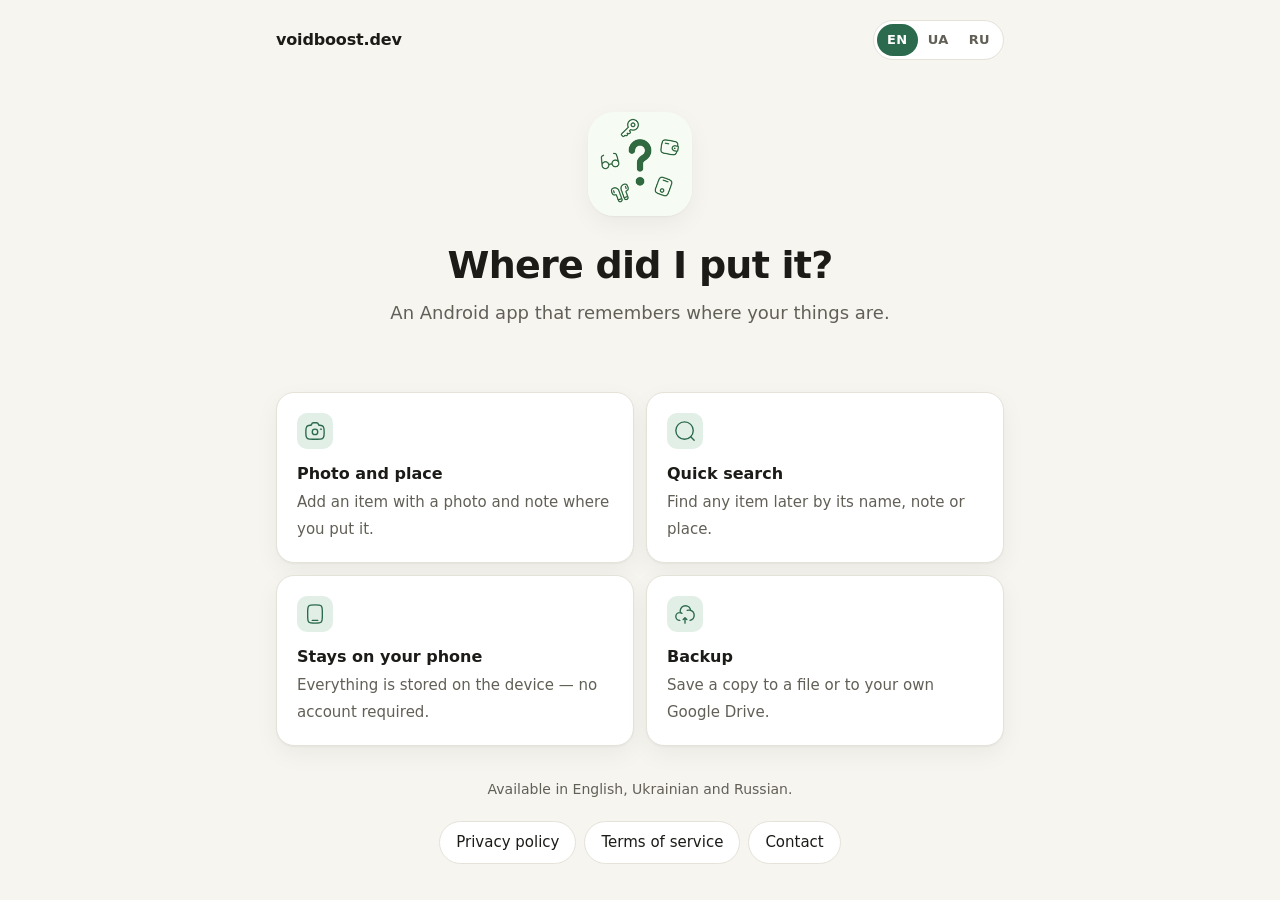
<file: index.html>
<!doctype html>
<html lang="en">
    <head>
        <meta charset="utf-8" />
        <meta name="viewport" content="width=device-width, initial-scale=1" />
        <title>voidboost.dev</title>
        <meta http-equiv="refresh" content="0; url=findit/" />
        <link rel="canonical" href="https://voidboost.dev/findit/" />
        <meta name="color-scheme" content="light dark" />
        <link rel="icon" href="findit/favicon.png" />
        <style>
            body {
                margin: 0;
                padding: 24px 16px;
                font:
                    16px system-ui,
                    sans-serif;
                background: #f7f6f2;
                color: #1d1c1a;
            }
            @media (prefers-color-scheme: dark) {
                body {
                    background: #151614;
                    color: #ecebe6;
                }
                a {
                    color: #8fc9a8;
                }
            }
        </style>
    </head>
    <body>
        <p><a href="findit/">Where did I put it?</a></p>
    </body>
</html>
</file>
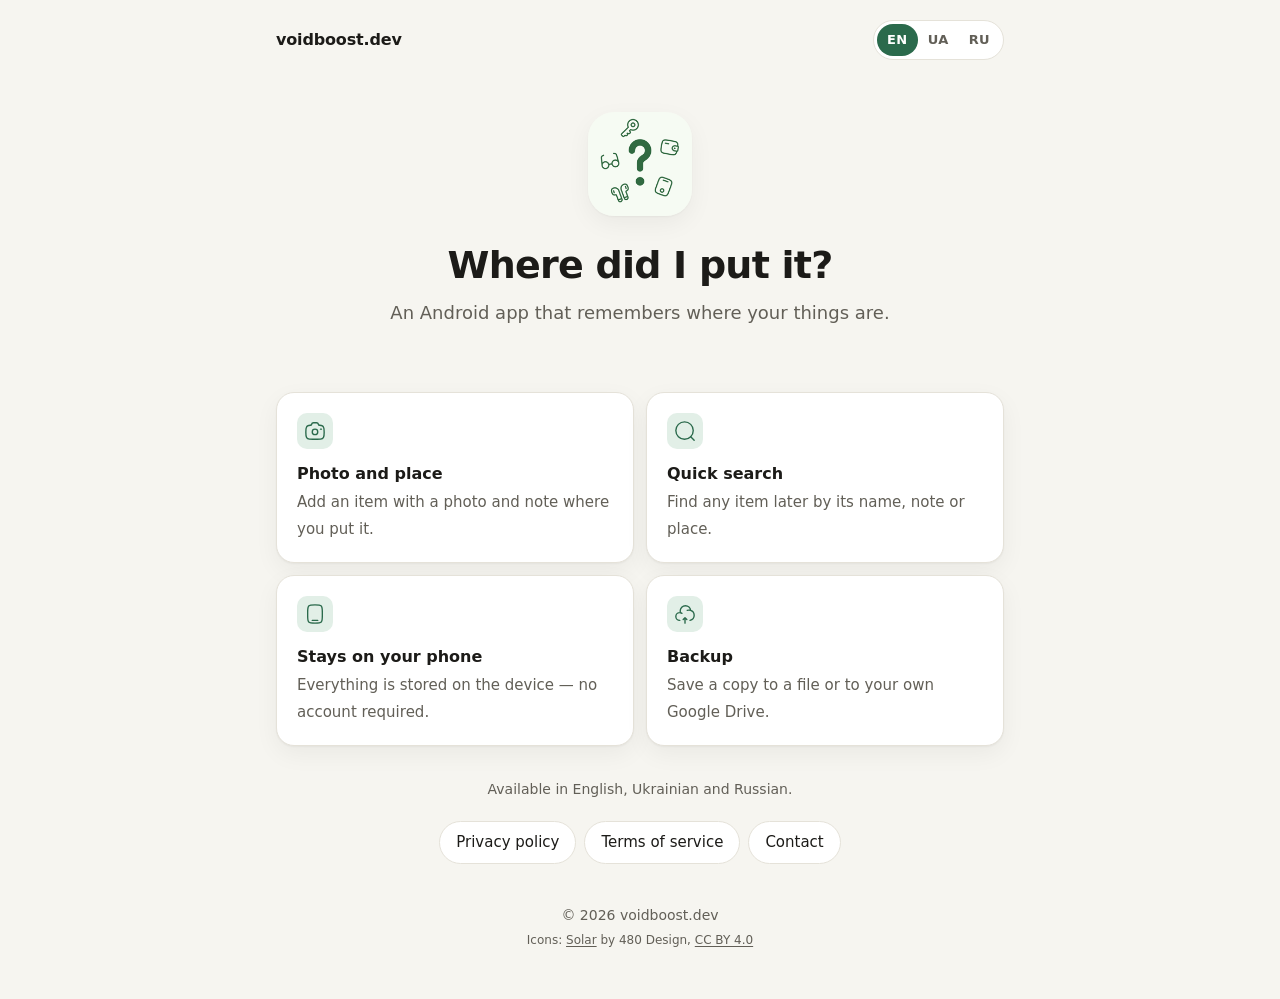
<file: findit/index.html>
<!doctype html>
<html lang="en">
    <head>
        <meta charset="utf-8" />
        <meta name="viewport" content="width=device-width, initial-scale=1" />
        <title>Where did I put it?</title>
        <meta
            name="description"
            content="Android app that remembers where your things are."
        />
        <meta name="theme-color" content="#f6f5f0" media="(prefers-color-scheme: light)" />
        <meta name="theme-color" content="#131412" media="(prefers-color-scheme: dark)" />
        <link rel="canonical" href="https://voidboost.dev/findit/" />
        <link rel="icon" href="favicon.png" />
        <link rel="apple-touch-icon" href="icon.png" />
        <link rel="stylesheet" href="style.css" />
        <script src="lang.js"></script>
    </head>
    <body>
        <div class="page">
            <header class="top">
                <a class="brand" href="./" data-keep-lang><span>voidboost.dev</span></a>
                <nav class="langs" aria-label="Language">
                    <button type="button" value="en">EN</button>
                    <button type="button" value="uk">UA</button>
                    <button type="button" value="ru">RU</button>
                </nav>
            </header>

            <main>
                <section data-lang="en" lang="en" data-title="Where did I put it?">
                    <div class="hero">
                        <img class="app-icon" src="icon.png" alt="App icon" width="104" height="104" />
                        <h1>Where did I put it?</h1>
                        <p class="lead">An Android app that remembers where your things are.</p>
                    </div>
                    <ul class="features">
                        <li>
                            <svg viewBox="0 0 24 24" aria-hidden="true"><g fill="none" stroke="currentColor" stroke-linecap="round" stroke-width="1.5"><circle cx="12" cy="13" r="3"/><path d="M9.77778 21H14.2222C17.3433 21 18.9038 21 20.0248 20.2646C20.51 19.9462 20.9267 19.5371 21.251 19.0607C22 17.9601 22 16.4279 22 13.3636C22 10.2994 22 8.76721 21.251 7.6666C20.9267 7.19014 20.51 6.78104 20.0248 6.46268C19.3044 5.99013 18.4027 5.82123 17.022 5.76086C16.3631 5.76086 15.7959 5.27068 15.6667 4.63636C15.4728 3.68489 14.6219 3 13.6337 3H10.3663C9.37805 3 8.52715 3.68489 8.33333 4.63636C8.20412 5.27068 7.63685 5.76086 6.978 5.76086C5.59733 5.82123 4.69555 5.99013 3.97524 6.46268C3.48995 6.78104 3.07328 7.19014 2.74902 7.6666C2 8.76721 2 10.2994 2 13.3636C2 16.4279 2 17.9601 2.74902 19.0607C3.07328 19.5371 3.48995 19.9462 3.97524 20.2646C5.09624 21 6.65675 21 9.77778 21Z"/><path d="M19 10H18"/></g></svg>
                            <b>Photo and place</b>
                            <span>Add an item with a photo and note where you put it.</span>
                        </li>
                        <li>
                            <svg viewBox="0 0 24 24" aria-hidden="true"><g fill="none" stroke="currentColor" stroke-linecap="round" stroke-width="1.5"><circle cx="11.5" cy="11.5" r="9.5"/><path d="M18.2173 18.2178L21.9999 22.0004"/></g></svg>
                            <b>Quick search</b>
                            <span>Find any item later by its name, note or place.</span>
                        </li>
                        <li>
                            <svg viewBox="0 0 24 24" aria-hidden="true"><g fill="none" stroke="currentColor" stroke-linecap="round" stroke-width="1.5"><path d="M4 10C4 6.22876 4 4.34315 5.17157 3.17157C6.34315 2 8.22876 2 12 2C15.7712 2 17.6569 2 18.8284 3.17157C20 4.34315 20 6.22876 20 10V14C20 17.7712 20 19.6569 18.8284 20.8284C17.6569 22 15.7712 22 12 22C8.22876 22 6.34315 22 5.17157 20.8284C4 19.6569 4 17.7712 4 14V10Z"/><path d="M15 19H9"/></g></svg>
                            <b>Stays on your phone</b>
                            <span>Everything is stored on the device — no account required.</span>
                        </li>
                        <li>
                            <svg viewBox="0 0 24 24" aria-hidden="true"><g fill="none" stroke="currentColor" stroke-linecap="round" stroke-width="1.5"><path d="M8.66667 11.2426C8.20528 10.9374 7.68059 10.7184 7.11616 10.6089C6.8475 10.5567 6.56983 10.5294 6.28571 10.5294C3.91878 10.5294 2 12.4256 2 14.7647C2 17.1038 3.91878 19 6.28571 19M14.381 8.02721C14.9767 7.81911 15.6178 7.70588 16.2857 7.70588C16.9404 7.70588 17.5693 7.81468 18.1551 8.01498M7.11616 10.6089C6.88706 9.9978 6.7619 9.33687 6.7619 8.64706C6.7619 5.52827 9.32028 3 12.4762 3C15.4159 3 17.8371 5.19371 18.1551 8.01498M18.1551 8.01498C20.393 8.78024 22 10.8811 22 13.3529C22 16.0599 20.0726 18.3221 17.5 18.8722"/><path stroke-linejoin="round" d="M12 16V22M10 18L12 16L14 18"/></g></svg>
                            <b>Backup</b>
                            <span>Save a copy to a file or to your own Google Drive.</span>
                        </li>
                    </ul>
                    <p class="footnote">Available in English, Ukrainian and Russian.</p>
                    <div class="links">
                        <a href="privacy/#en" data-keep-lang>Privacy policy</a>
                        <a href="terms/#en" data-keep-lang>Terms of service</a>
                        <a href="mailto:voidboost.dev@gmail.com">Contact</a>
                    </div>
                </section>
                <section data-lang="uk" lang="uk" data-title="Куди я це поклав?">
                    <div class="hero">
                        <img class="app-icon" src="icon.png" alt="Іконка застосунку" width="104" height="104" />
                        <h1>Куди я це поклав?</h1>
                        <p class="lead">Застосунок для Android, який пам'ятає, де лежать ваші речі.</p>
                    </div>
                    <ul class="features">
                        <li>
                            <svg viewBox="0 0 24 24" aria-hidden="true"><g fill="none" stroke="currentColor" stroke-linecap="round" stroke-width="1.5"><circle cx="12" cy="13" r="3"/><path d="M9.77778 21H14.2222C17.3433 21 18.9038 21 20.0248 20.2646C20.51 19.9462 20.9267 19.5371 21.251 19.0607C22 17.9601 22 16.4279 22 13.3636C22 10.2994 22 8.76721 21.251 7.6666C20.9267 7.19014 20.51 6.78104 20.0248 6.46268C19.3044 5.99013 18.4027 5.82123 17.022 5.76086C16.3631 5.76086 15.7959 5.27068 15.6667 4.63636C15.4728 3.68489 14.6219 3 13.6337 3H10.3663C9.37805 3 8.52715 3.68489 8.33333 4.63636C8.20412 5.27068 7.63685 5.76086 6.978 5.76086C5.59733 5.82123 4.69555 5.99013 3.97524 6.46268C3.48995 6.78104 3.07328 7.19014 2.74902 7.6666C2 8.76721 2 10.2994 2 13.3636C2 16.4279 2 17.9601 2.74902 19.0607C3.07328 19.5371 3.48995 19.9462 3.97524 20.2646C5.09624 21 6.65675 21 9.77778 21Z"/><path d="M19 10H18"/></g></svg>
                            <b>Фото і місце</b>
                            <span>Додайте річ із фото та вкажіть, куди ви її поклали.</span>
                        </li>
                        <li>
                            <svg viewBox="0 0 24 24" aria-hidden="true"><g fill="none" stroke="currentColor" stroke-linecap="round" stroke-width="1.5"><circle cx="11.5" cy="11.5" r="9.5"/><path d="M18.2173 18.2178L21.9999 22.0004"/></g></svg>
                            <b>Швидкий пошук</b>
                            <span>Знайдіть будь-яку річ за назвою, нотаткою чи місцем.</span>
                        </li>
                        <li>
                            <svg viewBox="0 0 24 24" aria-hidden="true"><g fill="none" stroke="currentColor" stroke-linecap="round" stroke-width="1.5"><path d="M4 10C4 6.22876 4 4.34315 5.17157 3.17157C6.34315 2 8.22876 2 12 2C15.7712 2 17.6569 2 18.8284 3.17157C20 4.34315 20 6.22876 20 10V14C20 17.7712 20 19.6569 18.8284 20.8284C17.6569 22 15.7712 22 12 22C8.22876 22 6.34315 22 5.17157 20.8284C4 19.6569 4 17.7712 4 14V10Z"/><path d="M15 19H9"/></g></svg>
                            <b>Усе на телефоні</b>
                            <span>Дані зберігаються на пристрої — обліковий запис не потрібен.</span>
                        </li>
                        <li>
                            <svg viewBox="0 0 24 24" aria-hidden="true"><g fill="none" stroke="currentColor" stroke-linecap="round" stroke-width="1.5"><path d="M8.66667 11.2426C8.20528 10.9374 7.68059 10.7184 7.11616 10.6089C6.8475 10.5567 6.56983 10.5294 6.28571 10.5294C3.91878 10.5294 2 12.4256 2 14.7647C2 17.1038 3.91878 19 6.28571 19M14.381 8.02721C14.9767 7.81911 15.6178 7.70588 16.2857 7.70588C16.9404 7.70588 17.5693 7.81468 18.1551 8.01498M7.11616 10.6089C6.88706 9.9978 6.7619 9.33687 6.7619 8.64706C6.7619 5.52827 9.32028 3 12.4762 3C15.4159 3 17.8371 5.19371 18.1551 8.01498M18.1551 8.01498C20.393 8.78024 22 10.8811 22 13.3529C22 16.0599 20.0726 18.3221 17.5 18.8722"/><path stroke-linejoin="round" d="M12 16V22M10 18L12 16L14 18"/></g></svg>
                            <b>Резервна копія</b>
                            <span>Збережіть копію у файл або на ваш Google Диск.</span>
                        </li>
                    </ul>
                    <p class="footnote">Українська, англійська та російська мови.</p>
                    <div class="links">
                        <a href="privacy/#uk" data-keep-lang>Політика конфіденційності</a>
                        <a href="terms/#uk" data-keep-lang>Умови використання</a>
                        <a href="mailto:voidboost.dev@gmail.com">Зв'язатися</a>
                    </div>
                </section>
                <section data-lang="ru" lang="ru" data-title="Куда я это положил?">
                    <div class="hero">
                        <img class="app-icon" src="icon.png" alt="Иконка приложения" width="104" height="104" />
                        <h1>Куда я это положил?</h1>
                        <p class="lead">Приложение для Android, которое помнит, где лежат ваши вещи.</p>
                    </div>
                    <ul class="features">
                        <li>
                            <svg viewBox="0 0 24 24" aria-hidden="true"><g fill="none" stroke="currentColor" stroke-linecap="round" stroke-width="1.5"><circle cx="12" cy="13" r="3"/><path d="M9.77778 21H14.2222C17.3433 21 18.9038 21 20.0248 20.2646C20.51 19.9462 20.9267 19.5371 21.251 19.0607C22 17.9601 22 16.4279 22 13.3636C22 10.2994 22 8.76721 21.251 7.6666C20.9267 7.19014 20.51 6.78104 20.0248 6.46268C19.3044 5.99013 18.4027 5.82123 17.022 5.76086C16.3631 5.76086 15.7959 5.27068 15.6667 4.63636C15.4728 3.68489 14.6219 3 13.6337 3H10.3663C9.37805 3 8.52715 3.68489 8.33333 4.63636C8.20412 5.27068 7.63685 5.76086 6.978 5.76086C5.59733 5.82123 4.69555 5.99013 3.97524 6.46268C3.48995 6.78104 3.07328 7.19014 2.74902 7.6666C2 8.76721 2 10.2994 2 13.3636C2 16.4279 2 17.9601 2.74902 19.0607C3.07328 19.5371 3.48995 19.9462 3.97524 20.2646C5.09624 21 6.65675 21 9.77778 21Z"/><path d="M19 10H18"/></g></svg>
                            <b>Фото и место</b>
                            <span>Добавьте вещь с фото и укажите, куда вы её положили.</span>
                        </li>
                        <li>
                            <svg viewBox="0 0 24 24" aria-hidden="true"><g fill="none" stroke="currentColor" stroke-linecap="round" stroke-width="1.5"><circle cx="11.5" cy="11.5" r="9.5"/><path d="M18.2173 18.2178L21.9999 22.0004"/></g></svg>
                            <b>Быстрый поиск</b>
                            <span>Найдите любую вещь по названию, заметке или месту.</span>
                        </li>
                        <li>
                            <svg viewBox="0 0 24 24" aria-hidden="true"><g fill="none" stroke="currentColor" stroke-linecap="round" stroke-width="1.5"><path d="M4 10C4 6.22876 4 4.34315 5.17157 3.17157C6.34315 2 8.22876 2 12 2C15.7712 2 17.6569 2 18.8284 3.17157C20 4.34315 20 6.22876 20 10V14C20 17.7712 20 19.6569 18.8284 20.8284C17.6569 22 15.7712 22 12 22C8.22876 22 6.34315 22 5.17157 20.8284C4 19.6569 4 17.7712 4 14V10Z"/><path d="M15 19H9"/></g></svg>
                            <b>Всё на телефоне</b>
                            <span>Данные хранятся на устройстве — аккаунт не нужен.</span>
                        </li>
                        <li>
                            <svg viewBox="0 0 24 24" aria-hidden="true"><g fill="none" stroke="currentColor" stroke-linecap="round" stroke-width="1.5"><path d="M8.66667 11.2426C8.20528 10.9374 7.68059 10.7184 7.11616 10.6089C6.8475 10.5567 6.56983 10.5294 6.28571 10.5294C3.91878 10.5294 2 12.4256 2 14.7647C2 17.1038 3.91878 19 6.28571 19M14.381 8.02721C14.9767 7.81911 15.6178 7.70588 16.2857 7.70588C16.9404 7.70588 17.5693 7.81468 18.1551 8.01498M7.11616 10.6089C6.88706 9.9978 6.7619 9.33687 6.7619 8.64706C6.7619 5.52827 9.32028 3 12.4762 3C15.4159 3 17.8371 5.19371 18.1551 8.01498M18.1551 8.01498C20.393 8.78024 22 10.8811 22 13.3529C22 16.0599 20.0726 18.3221 17.5 18.8722"/><path stroke-linejoin="round" d="M12 16V22M10 18L12 16L14 18"/></g></svg>
                            <b>Резервная копия</b>
                            <span>Сохраните копию в файл или на ваш Google Диск.</span>
                        </li>
                    </ul>
                    <p class="footnote">Русский, украинский и английский языки.</p>
                    <div class="links">
                        <a href="privacy/#ru" data-keep-lang>Политика конфиденциальности</a>
                        <a href="terms/#ru" data-keep-lang>Условия использования</a>
                        <a href="mailto:voidboost.dev@gmail.com">Связаться</a>
                    </div>
                </section>
            </main>

            <footer>
                © 2026 voidboost.dev
                <small
                    >Icons:
                    <a href="https://solar-icons.dev/">Solar</a> by 480 Design,
                    <a href="https://creativecommons.org/licenses/by/4.0/"
                        >CC BY 4.0</a
                    ></small
                >
            </footer>
        </div>
    </body>
</html>
</file>
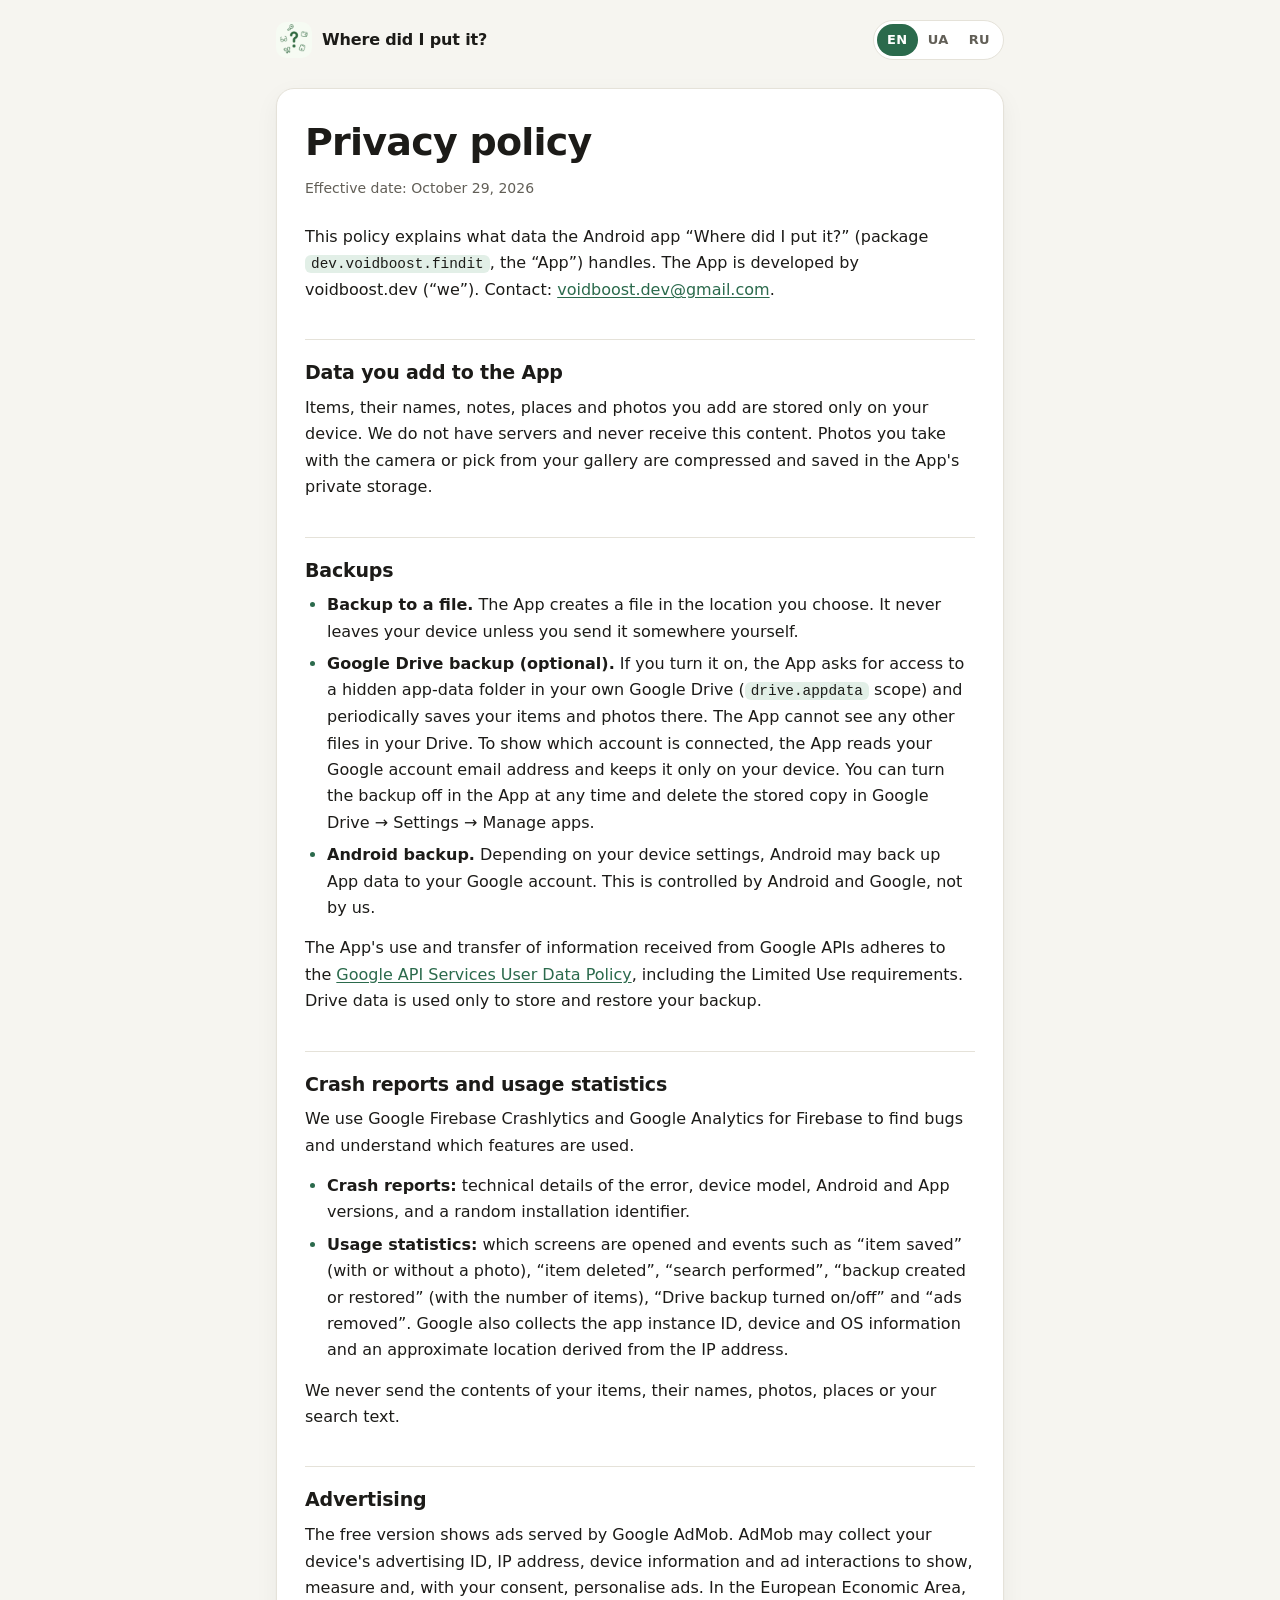
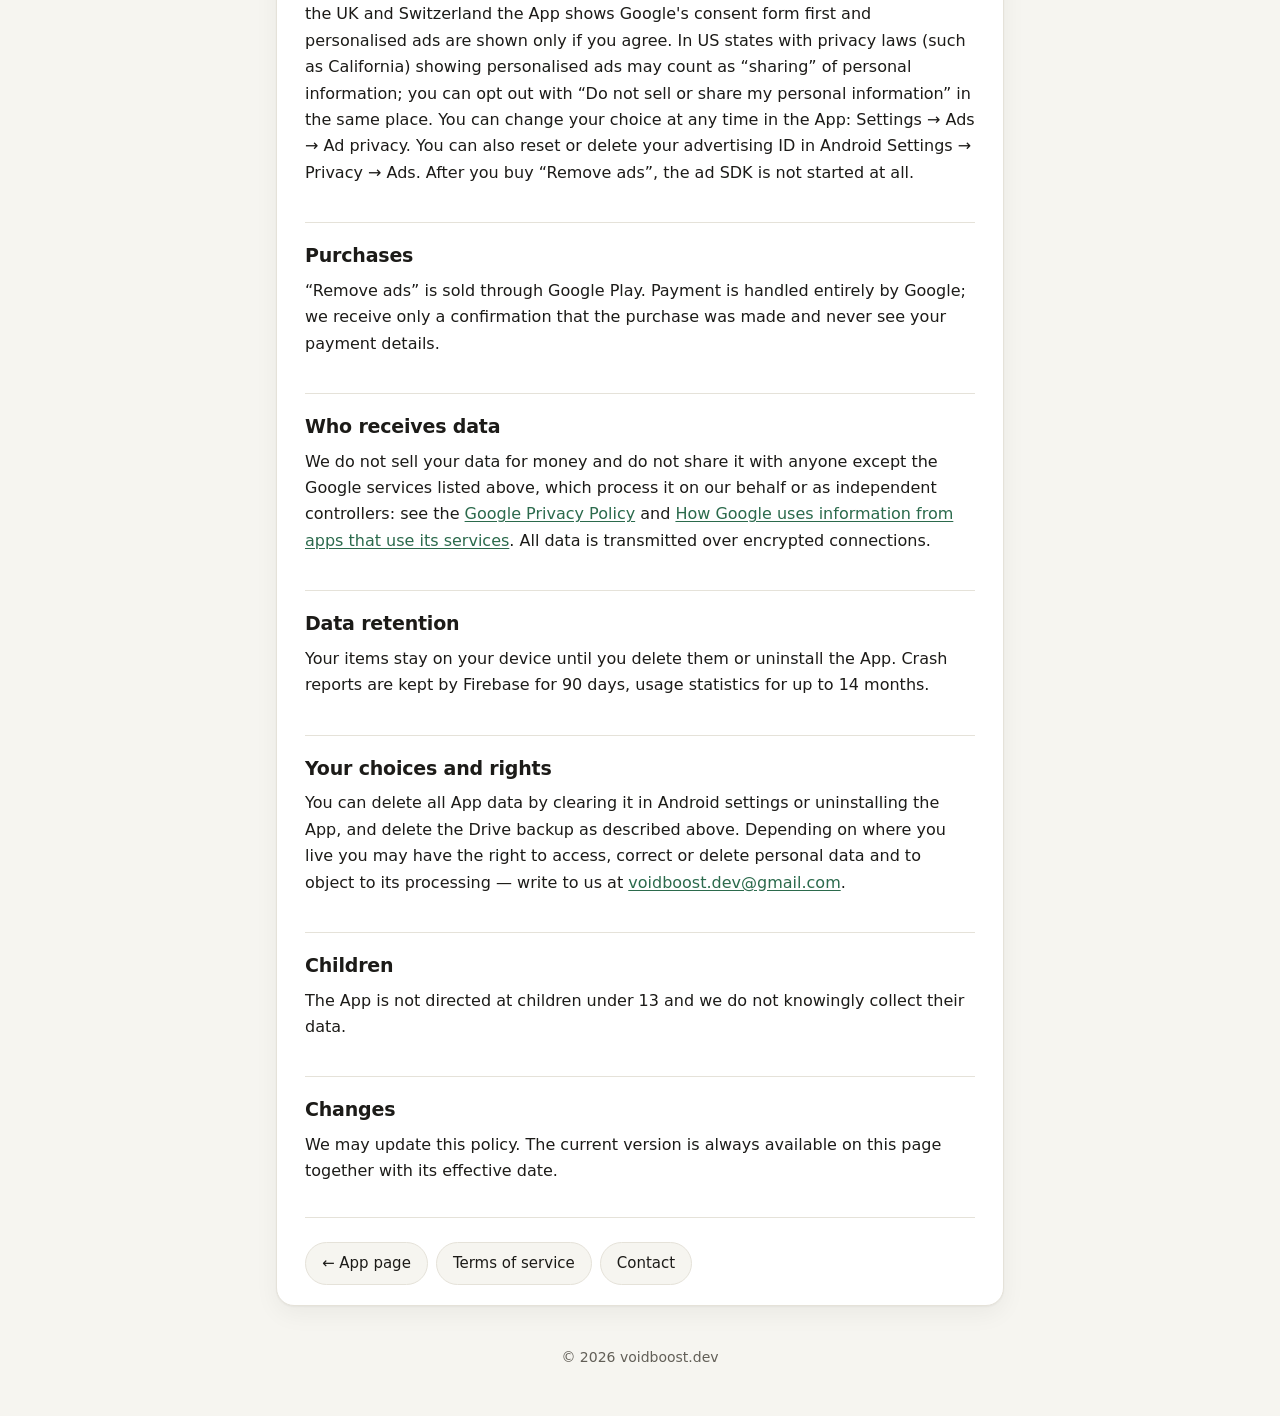
<file: findit/privacy/index.html>
<!doctype html>
<html lang="en">
    <head>
        <meta charset="utf-8" />
        <meta name="viewport" content="width=device-width, initial-scale=1" />
        <title>Privacy policy — Where did I put it?</title>
        <meta
            name="description"
            content="Privacy policy of the Android app “Where did I put it?” by voidboost.dev."
        />
        <meta name="theme-color" content="#f6f5f0" media="(prefers-color-scheme: light)" />
        <meta name="theme-color" content="#131412" media="(prefers-color-scheme: dark)" />
        <link rel="canonical" href="https://voidboost.dev/findit/privacy/" />
        <link rel="icon" href="../favicon.png" />
        <link rel="stylesheet" href="../style.css" />
        <script src="../lang.js"></script>
    </head>
    <body>
        <div class="page">
            <header class="top">
                <a class="brand" href="../" data-keep-lang
                    ><img src="../icon.png" alt="" /><span
                        >Where did I put it?</span
                    ></a
                >
                <nav class="langs" aria-label="Language">
                    <button type="button" value="en">EN</button>
                    <button type="button" value="uk">UA</button>
                    <button type="button" value="ru">RU</button>
                </nav>
            </header>

            <main>
                <!-- ============================== ENGLISH ============================== -->
                <article class="doc" data-lang="en" lang="en" data-title="Privacy policy — Where did I put it?">
                    <h1>Privacy policy</h1>
                    <p class="meta">Effective date: October 29, 2026</p>

                    <p>
                        This policy explains what data the Android app “Where
                        did I put it?” (package
                        <code>dev.voidboost.findit</code>, the “App”) handles.
                        The App is developed by voidboost.dev (“we”). Contact:
                        <a href="mailto:voidboost.dev@gmail.com"
                            >voidboost.dev@gmail.com</a
                        >.
                    </p>

                    <h2>Data you add to the App</h2>
                    <p>
                        Items, their names, notes, places and photos you add are
                        stored only on your device. We do not have servers and
                        never receive this content. Photos you take with the
                        camera or pick from your gallery are compressed and
                        saved in the App's private storage.
                    </p>

                    <h2>Backups</h2>
                    <ul>
                        <li>
                            <b>Backup to a file.</b> The App creates a file in
                            the location you choose. It never leaves your device
                            unless you send it somewhere yourself.
                        </li>
                        <li>
                            <b>Google Drive backup (optional).</b> If you turn
                            it on, the App asks for access to a hidden app-data
                            folder in your own Google Drive (<code
                                >drive.appdata</code
                            >
                            scope) and periodically saves your items and photos
                            there. The App cannot see any other files in your
                            Drive. To show which account is connected, the App
                            reads your Google account email address and keeps it
                            only on your device. You can turn the backup off in
                            the App at any time and delete the stored copy in
                            Google Drive → Settings → Manage apps.
                        </li>
                        <li>
                            <b>Android backup.</b> Depending on your device
                            settings, Android may back up App data to your
                            Google account. This is controlled by Android and
                            Google, not by us.
                        </li>
                    </ul>
                    <p>
                        The App's use and transfer of information received from
                        Google APIs adheres to the
                        <a
                            href="https://developers.google.com/terms/api-services-user-data-policy"
                            >Google API Services User Data Policy</a
                        >, including the Limited Use requirements. Drive data is
                        used only to store and restore your backup.
                    </p>

                    <h2>Crash reports and usage statistics</h2>
                    <p>
                        We use Google Firebase Crashlytics and Google Analytics
                        for Firebase to find bugs and understand which features
                        are used.
                    </p>
                    <ul>
                        <li>
                            <b>Crash reports:</b> technical details of the
                            error, device model, Android and App versions, and a
                            random installation identifier.
                        </li>
                        <li>
                            <b>Usage statistics:</b> which screens are opened
                            and events such as “item saved” (with or without a
                            photo), “item deleted”, “search performed”, “backup
                            created or restored” (with the number of items),
                            “Drive backup turned on/off” and “ads removed”.
                            Google also collects the app instance ID, device and
                            OS information and an approximate location derived
                            from the IP address.
                        </li>
                    </ul>
                    <p>
                        We never send the contents of your items, their names,
                        photos, places or your search text.
                    </p>

                    <h2>Advertising</h2>
                    <p>
                        The free version shows ads served by Google AdMob. AdMob
                        may collect your device's advertising ID, IP address,
                        device information and ad interactions to show, measure
                        and, with your consent, personalise ads. In the European
                        Economic Area, the UK and Switzerland the App shows
                        Google's consent form first and personalised ads are
                        shown only if you agree. In US states with privacy laws
                        (such as California) showing personalised ads may count
                        as “sharing” of personal information; you can opt out
                        with “Do not sell or share my personal information” in
                        the same place. You can change your choice at any time
                        in the App: Settings → Ads → Ad privacy. You can also
                        reset or delete your advertising ID in Android Settings
                        → Privacy → Ads. After you buy “Remove ads”, the ad SDK
                        is not started at all.
                    </p>

                    <h2>Purchases</h2>
                    <p>
                        “Remove ads” is sold through Google Play. Payment is
                        handled entirely by Google; we receive only a
                        confirmation that the purchase was made and never see
                        your payment details.
                    </p>

                    <h2>Who receives data</h2>
                    <p>
                        We do not sell your data for money and do not share it
                        with anyone except the Google services listed above,
                        which process it on our behalf or as independent
                        controllers: see the
                        <a href="https://policies.google.com/privacy"
                            >Google Privacy Policy</a
                        >
                        and
                        <a
                            href="https://policies.google.com/technologies/partner-sites"
                            >How Google uses information from apps that use its
                            services</a
                        >. All data is transmitted over encrypted connections.
                    </p>

                    <h2>Data retention</h2>
                    <p>
                        Your items stay on your device until you delete them or
                        uninstall the App. Crash reports are kept by Firebase
                        for 90 days, usage statistics for up to 14 months.
                    </p>

                    <h2>Your choices and rights</h2>
                    <p>
                        You can delete all App data by clearing it in Android
                        settings or uninstalling the App, and delete the Drive
                        backup as described above. Depending on where you live
                        you may have the right to access, correct or delete
                        personal data and to object to its processing — write to
                        us at
                        <a href="mailto:voidboost.dev@gmail.com"
                            >voidboost.dev@gmail.com</a
                        >.
                    </p>

                    <h2>Children</h2>
                    <p>
                        The App is not directed at children under 13 and we do
                        not knowingly collect their data.
                    </p>

                    <h2>Changes</h2>
                    <p>
                        We may update this policy. The current version is always
                        available on this page together with its effective date.
                    </p>

                    <nav class="links">
                        <a href="../#en" data-keep-lang>← App page</a>
                        <a href="../terms/#en" data-keep-lang>Terms of service</a>
                        <a href="mailto:voidboost.dev@gmail.com">Contact</a>
                    </nav>
                </article>

                <!-- ============================== УКРАЇНСЬКА ============================== -->
                <article class="doc" data-lang="uk" lang="uk" data-title="Політика конфіденційності — Куди я це поклав?">
                    <h1>Політика конфіденційності</h1>
                    <p class="meta">
                        Дата набрання чинності: 29 жовтня 2026 року
                    </p>

                    <p>
                        Ця політика пояснює, з якими даними працює
                        Android-застосунок «Куди я це поклав?» (пакет
                        <code>dev.voidboost.findit</code>, «Застосунок»).
                        Розробник — voidboost.dev («ми»). Контакт:
                        <a href="mailto:voidboost.dev@gmail.com"
                            >voidboost.dev@gmail.com</a
                        >.
                    </p>

                    <h2>Дані, які ви додаєте</h2>
                    <p>
                        Речі, їхні назви, нотатки, місця та фото зберігаються
                        лише на вашому пристрої. У нас немає серверів, і ми
                        ніколи не отримуємо цей вміст. Фото, зроблені камерою
                        або вибрані з галереї, стискаються та зберігаються в
                        приватному сховищі Застосунку.
                    </p>

                    <h2>Резервні копії</h2>
                    <ul>
                        <li>
                            <b>Резервна копія у файл.</b> Застосунок створює
                            файл у вибраному вами місці. Він не залишає
                            пристрій, якщо ви самі нікуди його не надішлете.
                        </li>
                        <li>
                            <b>Резервна копія на Google Диск (за бажанням).</b>
                            Якщо ви її ввімкнете, Застосунок запитує доступ до
                            прихованої папки даних застосунку на вашому Google
                            Диску (дозвіл <code>drive.appdata</code>) і
                            періодично зберігає туди речі та фото. Інших файлів
                            на вашому Диску Застосунок не бачить. Щоб показати,
                            який обліковий запис підключено, Застосунок зчитує
                            адресу електронної пошти облікового запису Google і
                            зберігає її лише на пристрої. Ви можете будь-коли
                            вимкнути копіювання в Застосунку та видалити
                            збережену копію в Google Диск → Налаштування →
                            Керування застосунками.
                        </li>
                        <li>
                            <b>Резервне копіювання Android.</b> Залежно від
                            налаштувань пристрою Android може зберігати дані
                            Застосунку у вашому обліковому записі Google. Цим
                            керують Android і Google, а не ми.
                        </li>
                    </ul>
                    <p>
                        Використання та передавання Застосунком інформації,
                        отриманої з Google API, відповідає
                        <a
                            href="https://developers.google.com/terms/api-services-user-data-policy"
                            >Правилам використання даних користувачів сервісів
                            Google API</a
                        >, зокрема вимогам щодо обмеженого використання (Limited
                        Use). Дані з Диска використовуються лише для збереження
                        та відновлення вашої резервної копії.
                    </p>

                    <h2>Звіти про збої та статистика використання</h2>
                    <p>
                        Ми використовуємо Google Firebase Crashlytics і Google
                        Analytics для Firebase, щоб знаходити помилки та
                        розуміти, якими функціями користуються.
                    </p>
                    <ul>
                        <li>
                            <b>Звіти про збої:</b> технічні відомості про
                            помилку, модель пристрою, версії Android і
                            Застосунку, випадковий ідентифікатор встановлення.
                        </li>
                        <li>
                            <b>Статистика використання:</b> які екрани
                            відкриваються, і події на кшталт «річ збережено» (з
                            фото чи без), «річ видалено», «виконано пошук»,
                            «створено або відновлено резервну копію» (з
                            кількістю речей), «копіювання на Диск
                            увімкнено/вимкнено» та «рекламу вимкнено». Google
                            також збирає ідентифікатор екземпляра застосунку,
                            відомості про пристрій і ОС та приблизне
                            місцезнаходження, визначене за IP-адресою.
                        </li>
                    </ul>
                    <p>
                        Ми ніколи не надсилаємо вміст ваших речей, їхні назви,
                        фото, місця чи текст пошуку.
                    </p>

                    <h2>Реклама</h2>
                    <p>
                        Безкоштовна версія показує рекламу Google AdMob. AdMob
                        може збирати рекламний ідентифікатор пристрою,
                        IP-адресу, відомості про пристрій і взаємодію з
                        рекламою, щоб показувати й вимірювати рекламу та, за
                        вашою згодою, персоналізувати її. У Європейській
                        економічній зоні, Великій Британії та Швейцарії
                        Застосунок спершу показує форму згоди Google, і
                        персоналізована реклама показується лише якщо ви
                        погодилися. У штатах США із законами про приватність
                        (наприклад, у Каліфорнії) показ персоналізованої реклами
                        може вважатися «передаванням» персональних даних;
                        відмовитися від нього можна там само через «Не продавати
                        й не передавати мою особисту інформацію». Змінити вибір
                        можна будь-коли в Застосунку: Налаштування → Реклама →
                        Конфіденційність реклами. Також можна скинути або
                        видалити рекламний ідентифікатор у Налаштуваннях Android
                        → Конфіденційність → Реклама. Після покупки «Прибрати
                        рекламу» рекламний SDK взагалі не запускається.
                    </p>

                    <h2>Покупки</h2>
                    <p>
                        «Прибрати рекламу» продається через Google Play. Оплату
                        повністю обробляє Google; ми отримуємо лише
                        підтвердження покупки й ніколи не бачимо ваших платіжних
                        даних.
                    </p>

                    <h2>Хто отримує дані</h2>
                    <p>
                        Ми не продаємо ваші дані за гроші й не передаємо їх
                        нікому, крім зазначених вище сервісів Google, які
                        обробляють їх від нашого імені або як незалежні
                        контролери: див.
                        <a href="https://policies.google.com/privacy?hl=uk"
                            >Політику конфіденційності Google</a
                        >
                        і
                        <a
                            href="https://policies.google.com/technologies/partner-sites?hl=uk"
                            >як Google використовує інформацію із застосунків,
                            що користуються його сервісами</a
                        >. Усі дані передаються зашифрованими з'єднаннями.
                    </p>

                    <h2>Строк зберігання</h2>
                    <p>
                        Ваші речі залишаються на пристрої, доки ви їх не
                        видалите або не видалите Застосунок. Звіти про збої
                        Firebase зберігає 90 днів, статистику використання — до
                        14 місяців.
                    </p>

                    <h2>Ваш вибір і права</h2>
                    <p>
                        Ви можете видалити всі дані Застосунку, очистивши їх у
                        налаштуваннях Android або видаливши Застосунок, а копію
                        на Диску — як описано вище. Залежно від країни
                        проживання ви можете мати право на доступ до
                        персональних даних, їх виправлення чи видалення та на
                        заперечення проти обробки — напишіть нам:
                        <a href="mailto:voidboost.dev@gmail.com"
                            >voidboost.dev@gmail.com</a
                        >.
                    </p>

                    <h2>Діти</h2>
                    <p>
                        Застосунок не призначений для дітей до 13 років, і ми
                        свідомо не збираємо їхніх даних.
                    </p>

                    <h2>Зміни</h2>
                    <p>
                        Ми можемо оновлювати цю політику. Актуальна версія
                        завжди доступна на цій сторінці разом із датою набрання
                        чинності.
                    </p>

                    <nav class="links">
                        <a href="../#uk" data-keep-lang>← Сторінка застосунку</a>
                        <a href="../terms/#uk" data-keep-lang>Умови використання</a>
                        <a href="mailto:voidboost.dev@gmail.com">Зв'язатися</a>
                    </nav>
                </article>

                <!-- ============================== РУССКИЙ ============================== -->
                <article class="doc" data-lang="ru" lang="ru" data-title="Политика конфиденциальности — Куда я это положил?">
                    <h1>Политика конфиденциальности</h1>
                    <p class="meta">
                        Дата вступления в силу: 29 октября 2026 года
                    </p>

                    <p>
                        Эта политика объясняет, с какими данными работает
                        Android-приложение «Куда я это положил?» (пакет
                        <code>dev.voidboost.findit</code>, «Приложение»).
                        Разработчик — voidboost.dev («мы»). Контакт:
                        <a href="mailto:voidboost.dev@gmail.com"
                            >voidboost.dev@gmail.com</a
                        >.
                    </p>

                    <h2>Данные, которые вы добавляете</h2>
                    <p>
                        Вещи, их названия, заметки, места и фото хранятся только
                        на вашем устройстве. У нас нет серверов, и мы никогда не
                        получаем это содержимое. Фото, снятые камерой или
                        выбранные из галереи, сжимаются и сохраняются в закрытом
                        хранилище Приложения.
                    </p>

                    <h2>Резервные копии</h2>
                    <ul>
                        <li>
                            <b>Резервная копия в файл.</b> Приложение создаёт
                            файл в выбранном вами месте. Он не покидает
                            устройство, если вы сами никуда его не отправите.
                        </li>
                        <li>
                            <b>Резервная копия на Google Диск (по желанию).</b>
                            Если вы её включите, Приложение запрашивает доступ к
                            скрытой папке данных приложения на вашем Google
                            Диске (разрешение <code>drive.appdata</code>) и
                            периодически сохраняет туда вещи и фото. Другие
                            файлы на вашем Диске Приложение не видит. Чтобы
                            показать, какой аккаунт подключён, Приложение
                            считывает адрес электронной почты аккаунта Google и
                            хранит его только на устройстве. Вы можете в любой
                            момент выключить копирование в Приложении и удалить
                            сохранённую копию в Google Диск → Настройки →
                            Управление приложениями.
                        </li>
                        <li>
                            <b>Резервное копирование Android.</b> В зависимости
                            от настроек устройства Android может сохранять
                            данные Приложения в вашем аккаунте Google. Этим
                            управляют Android и Google, а не мы.
                        </li>
                    </ul>
                    <p>
                        Использование и передача Приложением информации,
                        полученной из Google API, соответствует
                        <a
                            href="https://developers.google.com/terms/api-services-user-data-policy"
                            >Правилам использования данных пользователей
                            сервисов Google API</a
                        >, включая требования ограниченного использования
                        (Limited Use). Данные с Диска используются только для
                        сохранения и восстановления вашей резервной копии.
                    </p>

                    <h2>Отчёты о сбоях и статистика использования</h2>
                    <p>
                        Мы используем Google Firebase Crashlytics и Google
                        Analytics для Firebase, чтобы находить ошибки и
                        понимать, какими функциями пользуются.
                    </p>
                    <ul>
                        <li>
                            <b>Отчёты о сбоях:</b> технические сведения об
                            ошибке, модель устройства, версии Android и
                            Приложения, случайный идентификатор установки.
                        </li>
                        <li>
                            <b>Статистика использования:</b> какие экраны
                            открываются, и события вроде «вещь сохранена» (с
                            фото или без), «вещь удалена», «выполнен поиск»,
                            «создана или восстановлена резервная копия» (с
                            количеством вещей), «копирование на Диск
                            включено/выключено» и «реклама отключена». Google
                            также собирает идентификатор экземпляра приложения,
                            сведения об устройстве и ОС и примерное
                            местоположение, определённое по IP-адресу.
                        </li>
                    </ul>
                    <p>
                        Мы никогда не отправляем содержимое ваших вещей, их
                        названия, фото, места или текст поиска.
                    </p>

                    <h2>Реклама</h2>
                    <p>
                        Бесплатная версия показывает рекламу Google AdMob. AdMob
                        может собирать рекламный идентификатор устройства,
                        IP-адрес, сведения об устройстве и взаимодействии с
                        рекламой, чтобы показывать и измерять рекламу и, с
                        вашего согласия, персонализировать её. В Европейской
                        экономической зоне, Великобритании и Швейцарии
                        Приложение сначала показывает форму согласия Google, и
                        персонализированная реклама показывается, только если вы
                        согласились. В штатах США с законами о приватности
                        (например, в Калифорнии) показ персонализированной
                        рекламы может считаться «передачей» персональных данных;
                        отказаться от неё можно там же через «Не продавать и не
                        передавать мою личную информацию». Изменить выбор можно
                        в любой момент в Приложении: Настройки → Реклама →
                        Конфиденциальность рекламы. Также можно сбросить или
                        удалить рекламный идентификатор в Настройках Android →
                        Конфиденциальность → Реклама. После покупки «Убрать
                        рекламу» рекламный SDK вообще не запускается.
                    </p>

                    <h2>Покупки</h2>
                    <p>
                        «Убрать рекламу» продаётся через Google Play. Оплату
                        полностью обрабатывает Google; мы получаем только
                        подтверждение покупки и никогда не видим ваши платёжные
                        данные.
                    </p>

                    <h2>Кто получает данные</h2>
                    <p>
                        Мы не продаём ваши данные за деньги и не передаём их
                        никому, кроме перечисленных выше сервисов Google,
                        которые обрабатывают их от нашего имени или как
                        независимые контролёры: см.
                        <a href="https://policies.google.com/privacy?hl=ru"
                            >Политику конфиденциальности Google</a
                        >
                        и
                        <a
                            href="https://policies.google.com/technologies/partner-sites?hl=ru"
                            >как Google использует информацию из приложений,
                            которые пользуются его сервисами</a
                        >. Все данные передаются по зашифрованным соединениям.
                    </p>

                    <h2>Срок хранения</h2>
                    <p>
                        Ваши вещи остаются на устройстве, пока вы их не удалите
                        или не удалите Приложение. Отчёты о сбоях Firebase
                        хранит 90 дней, статистику использования — до 14
                        месяцев.
                    </p>

                    <h2>Ваш выбор и права</h2>
                    <p>
                        Вы можете удалить все данные Приложения, очистив их в
                        настройках Android или удалив Приложение, а копию на
                        Диске — как описано выше. В зависимости от страны
                        проживания у вас может быть право на доступ к
                        персональным данным, их исправление или удаление и на
                        возражение против обработки — напишите нам:
                        <a href="mailto:voidboost.dev@gmail.com"
                            >voidboost.dev@gmail.com</a
                        >.
                    </p>

                    <h2>Дети</h2>
                    <p>
                        Приложение не предназначено для детей младше 13 лет, и
                        мы сознательно не собираем их данные.
                    </p>

                    <h2>Изменения</h2>
                    <p>
                        Мы можем обновлять эту политику. Актуальная версия
                        всегда доступна на этой странице вместе с датой
                        вступления в силу.
                    </p>

                    <nav class="links">
                        <a href="../#ru" data-keep-lang>← Страница приложения</a>
                        <a href="../terms/#ru" data-keep-lang>Условия использования</a>
                        <a href="mailto:voidboost.dev@gmail.com">Связаться</a>
                    </nav>
                </article>
            </main>

            <footer>© 2026 voidboost.dev</footer>
        </div>
    </body>
</html>
</file>
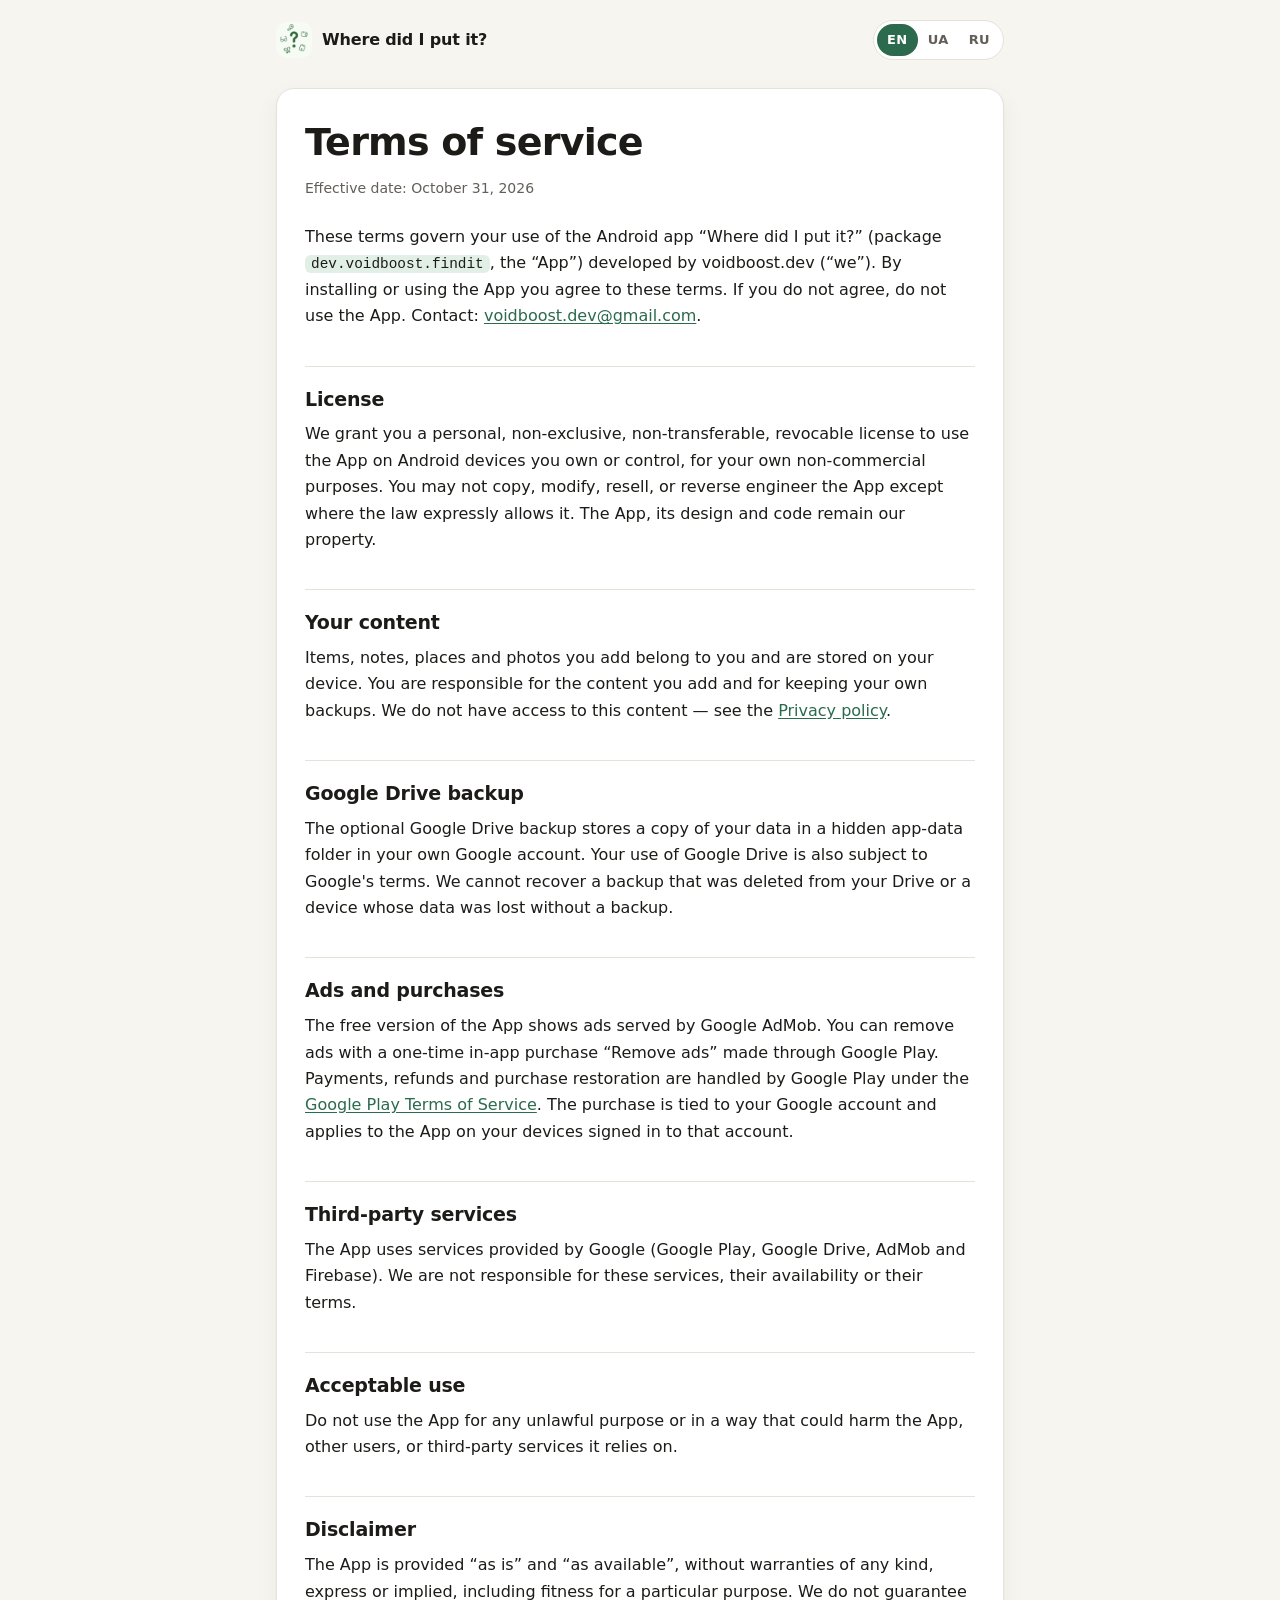
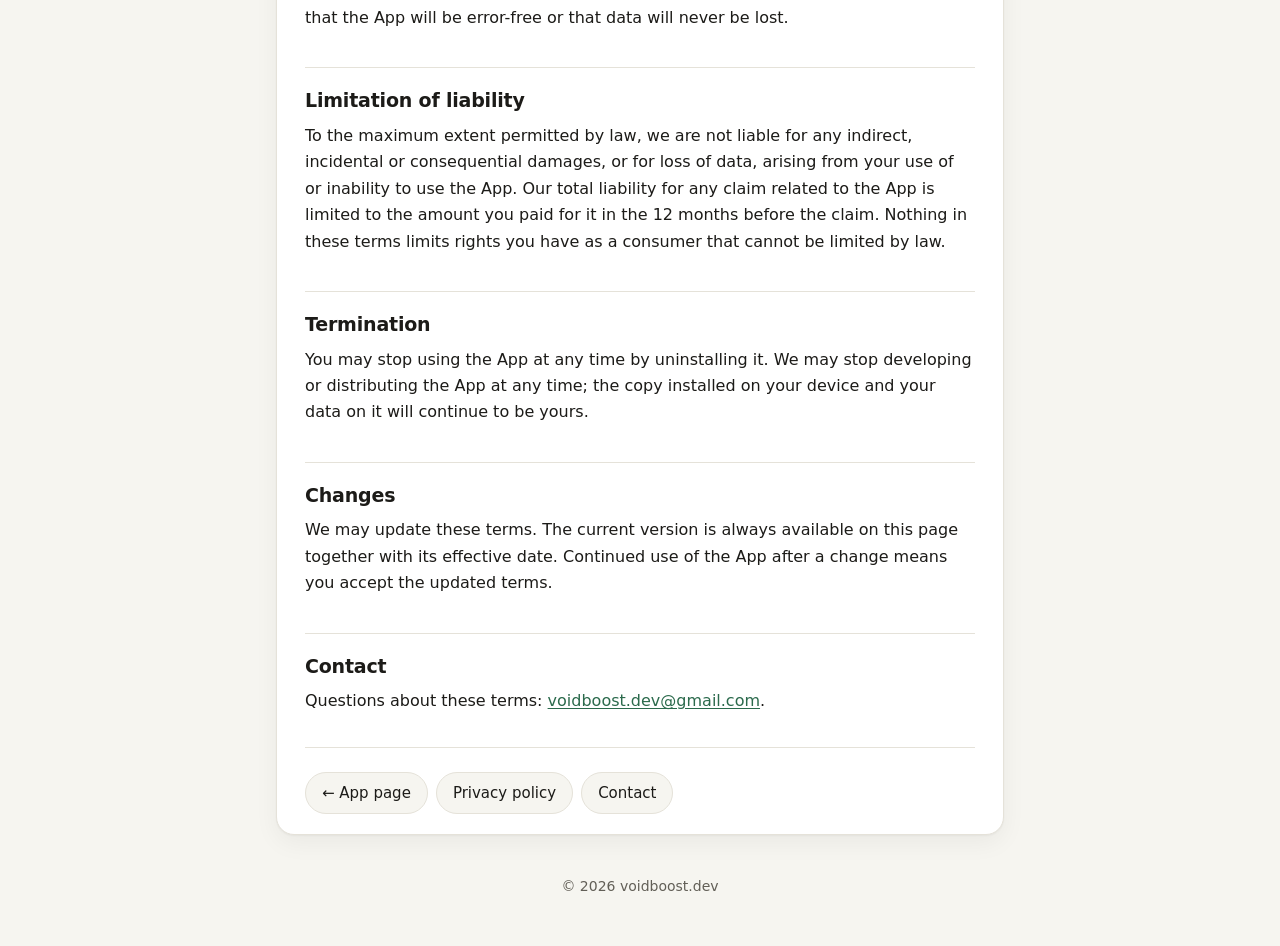
<file: findit/terms/index.html>
<!doctype html>
<html lang="en">
    <head>
        <meta charset="utf-8" />
        <meta name="viewport" content="width=device-width, initial-scale=1" />
        <title>Terms of service — Where did I put it?</title>
        <meta
            name="description"
            content="Terms of service of the Android app “Where did I put it?” by voidboost.dev."
        />
        <meta name="theme-color" content="#f6f5f0" media="(prefers-color-scheme: light)" />
        <meta name="theme-color" content="#131412" media="(prefers-color-scheme: dark)" />
        <link rel="canonical" href="https://voidboost.dev/findit/terms/" />
        <link rel="icon" href="../favicon.png" />
        <link rel="stylesheet" href="../style.css" />
        <script src="../lang.js"></script>
    </head>
    <body>
        <div class="page">
            <header class="top">
                <a class="brand" href="../" data-keep-lang
                    ><img src="../icon.png" alt="" /><span
                        >Where did I put it?</span
                    ></a
                >
                <nav class="langs" aria-label="Language">
                    <button type="button" value="en">EN</button>
                    <button type="button" value="uk">UA</button>
                    <button type="button" value="ru">RU</button>
                </nav>
            </header>

            <main>
                <!-- ============================== ENGLISH ============================== -->
                <article class="doc" data-lang="en" lang="en" data-title="Terms of service — Where did I put it?">
                    <h1>Terms of service</h1>
                    <p class="meta">Effective date: October 31, 2026</p>

                    <p>
                        These terms govern your use of the Android app “Where
                        did I put it?” (package
                        <code>dev.voidboost.findit</code>, the “App”) developed
                        by voidboost.dev (“we”). By installing or using the App
                        you agree to these terms. If you do not agree, do not
                        use the App. Contact:
                        <a href="mailto:voidboost.dev@gmail.com"
                            >voidboost.dev@gmail.com</a
                        >.
                    </p>

                    <h2>License</h2>
                    <p>
                        We grant you a personal, non-exclusive,
                        non-transferable, revocable license to use the App on
                        Android devices you own or control, for your own
                        non-commercial purposes. You may not copy, modify,
                        resell, or reverse engineer the App except where the law
                        expressly allows it. The App, its design and code remain
                        our property.
                    </p>

                    <h2>Your content</h2>
                    <p>
                        Items, notes, places and photos you add belong to you
                        and are stored on your device. You are responsible for
                        the content you add and for keeping your own backups. We
                        do not have access to this content — see the
                        <a href="../privacy/#en">Privacy policy</a>.
                    </p>

                    <h2>Google Drive backup</h2>
                    <p>
                        The optional Google Drive backup stores a copy of your
                        data in a hidden app-data folder in your own Google
                        account. Your use of Google Drive is also subject to
                        Google's terms. We cannot recover a backup that was
                        deleted from your Drive or a device whose data was lost
                        without a backup.
                    </p>

                    <h2>Ads and purchases</h2>
                    <p>
                        The free version of the App shows ads served by Google
                        AdMob. You can remove ads with a one-time in-app
                        purchase “Remove ads” made through Google Play.
                        Payments, refunds and purchase restoration are handled
                        by Google Play under the
                        <a href="https://play.google.com/about/play-terms/"
                            >Google Play Terms of Service</a
                        >. The purchase is tied to your Google account and
                        applies to the App on your devices signed in to that
                        account.
                    </p>

                    <h2>Third-party services</h2>
                    <p>
                        The App uses services provided by Google (Google Play,
                        Google Drive, AdMob and Firebase). We are not
                        responsible for these services, their availability or
                        their terms.
                    </p>

                    <h2>Acceptable use</h2>
                    <p>
                        Do not use the App for any unlawful purpose or in a way
                        that could harm the App, other users, or third-party
                        services it relies on.
                    </p>

                    <h2>Disclaimer</h2>
                    <p>
                        The App is provided “as is” and “as available”, without
                        warranties of any kind, express or implied, including
                        fitness for a particular purpose. We do not guarantee
                        that the App will be error-free or that data will never
                        be lost.
                    </p>

                    <h2>Limitation of liability</h2>
                    <p>
                        To the maximum extent permitted by law, we are not
                        liable for any indirect, incidental or consequential
                        damages, or for loss of data, arising from your use of
                        or inability to use the App. Our total liability for any
                        claim related to the App is limited to the amount you
                        paid for it in the 12 months before the claim. Nothing
                        in these terms limits rights you have as a consumer that
                        cannot be limited by law.
                    </p>

                    <h2>Termination</h2>
                    <p>
                        You may stop using the App at any time by uninstalling
                        it. We may stop developing or distributing the App at
                        any time; the copy installed on your device and your
                        data on it will continue to be yours.
                    </p>

                    <h2>Changes</h2>
                    <p>
                        We may update these terms. The current version is always
                        available on this page together with its effective date.
                        Continued use of the App after a change means you accept
                        the updated terms.
                    </p>

                    <h2>Contact</h2>
                    <p>
                        Questions about these terms:
                        <a href="mailto:voidboost.dev@gmail.com"
                            >voidboost.dev@gmail.com</a
                        >.
                    </p>

                    <nav class="links">
                        <a href="../#en" data-keep-lang>← App page</a>
                        <a href="../privacy/#en" data-keep-lang>Privacy policy</a>
                        <a href="mailto:voidboost.dev@gmail.com">Contact</a>
                    </nav>
                </article>

                <!-- ============================== УКРАЇНСЬКА ============================== -->
                <article class="doc" data-lang="uk" lang="uk" data-title="Умови використання — Куди я це поклав?">
                    <h1>Умови використання</h1>
                    <p class="meta">
                        Дата набрання чинності: 31 жовтня 2026 року
                    </p>

                    <p>
                        Ці умови регулюють використання Android-застосунку «Куди
                        я це поклав?» (пакет <code>dev.voidboost.findit</code>,
                        «Застосунок»), розробленого voidboost.dev («ми»).
                        Встановлюючи або використовуючи Застосунок, ви
                        погоджуєтеся з цими умовами. Якщо ви не згодні, не
                        користуйтеся Застосунком. Контакт:
                        <a href="mailto:voidboost.dev@gmail.com"
                            >voidboost.dev@gmail.com</a
                        >.
                    </p>

                    <h2>Ліцензія</h2>
                    <p>
                        Ми надаємо вам особисту, невиключну, непередавану та
                        відкличну ліцензію на використання Застосунку на
                        Android-пристроях, якими ви володієте або керуєте, для
                        власних некомерційних цілей. Ви не можете копіювати,
                        змінювати, перепродавати Застосунок або здійснювати його
                        зворотну розробку, окрім випадків, прямо дозволених
                        законом. Застосунок, його дизайн і код залишаються нашою
                        власністю.
                    </p>

                    <h2>Ваш вміст</h2>
                    <p>
                        Речі, нотатки, місця та фото, які ви додаєте, належать
                        вам і зберігаються на вашому пристрої. Ви відповідаєте
                        за доданий вміст і за створення власних резервних копій.
                        Ми не маємо доступу до цього вмісту — див.
                        <a href="../privacy/#uk">Політику конфіденційності</a>.
                    </p>

                    <h2>Резервна копія на Google Диск</h2>
                    <p>
                        Необов'язкова резервна копія на Google Диск зберігає
                        копію ваших даних у прихованій папці даних застосунку у
                        вашому обліковому записі Google. Користування Google
                        Диском також регулюється умовами Google. Ми не можемо
                        відновити копію, видалену з вашого Диска, або дані
                        пристрою, втрачені без резервної копії.
                    </p>

                    <h2>Реклама та покупки</h2>
                    <p>
                        Безкоштовна версія Застосунку показує рекламу Google
                        AdMob. Прибрати рекламу можна одноразовою покупкою
                        «Прибрати рекламу» через Google Play. Оплату, повернення
                        коштів і відновлення покупок обробляє Google Play
                        відповідно до
                        <a
                            href="https://play.google.com/about/play-terms/?hl=uk"
                            >Умов використання Google Play</a
                        >. Покупка прив'язана до вашого облікового запису Google
                        і діє в Застосунку на ваших пристроях із цим обліковим
                        записом.
                    </p>

                    <h2>Сторонні сервіси</h2>
                    <p>
                        Застосунок використовує сервіси Google (Google Play,
                        Google Диск, AdMob і Firebase). Ми не відповідаємо за ці
                        сервіси, їхню доступність чи умови.
                    </p>

                    <h2>Допустиме використання</h2>
                    <p>
                        Не використовуйте Застосунок із незаконною метою або у
                        спосіб, що може зашкодити Застосунку, іншим користувачам
                        чи стороннім сервісам, на які він спирається.
                    </p>

                    <h2>Відмова від гарантій</h2>
                    <p>
                        Застосунок надається «як є» і «за наявності», без
                        будь-яких явних чи неявних гарантій, зокрема придатності
                        для певної мети. Ми не гарантуємо, що Застосунок
                        працюватиме без помилок або що дані ніколи не буде
                        втрачено.
                    </p>

                    <h2>Обмеження відповідальності</h2>
                    <p>
                        У максимально дозволеному законом обсязі ми не несемо
                        відповідальності за непрямі, випадкові чи побічні збитки
                        або втрату даних, що виникли внаслідок використання
                        Застосунку чи неможливості його використання. Наша
                        сукупна відповідальність за будь-якою вимогою щодо
                        Застосунку обмежується сумою, яку ви сплатили за нього
                        протягом 12 місяців до вимоги. Ніщо в цих умовах не
                        обмежує ваших прав споживача, які не можуть бути
                        обмежені законом.
                    </p>

                    <h2>Припинення</h2>
                    <p>
                        Ви можете будь-коли припинити користуватися Застосунком,
                        видаливши його. Ми можемо будь-коли припинити розробку
                        чи поширення Застосунку; встановлена копія та ваші дані
                        на пристрої залишаться вашими.
                    </p>

                    <h2>Зміни</h2>
                    <p>
                        Ми можемо оновлювати ці умови. Актуальна версія завжди
                        доступна на цій сторінці разом із датою набрання
                        чинності. Продовження користування Застосунком після
                        змін означає згоду з оновленими умовами.
                    </p>

                    <h2>Контакт</h2>
                    <p>
                        Питання щодо цих умов:
                        <a href="mailto:voidboost.dev@gmail.com"
                            >voidboost.dev@gmail.com</a
                        >.
                    </p>

                    <nav class="links">
                        <a href="../#uk" data-keep-lang>← Сторінка застосунку</a>
                        <a href="../privacy/#uk" data-keep-lang>Політика конфіденційності</a>
                        <a href="mailto:voidboost.dev@gmail.com">Зв'язатися</a>
                    </nav>
                </article>

                <!-- ============================== РУССКИЙ ============================== -->
                <article class="doc" data-lang="ru" lang="ru" data-title="Условия использования — Куда я это положил?">
                    <h1>Условия использования</h1>
                    <p class="meta">
                        Дата вступления в силу: 31 октября 2026 года
                    </p>

                    <p>
                        Эти условия регулируют использование Android-приложения
                        «Куда я это положил?» (пакет
                        <code>dev.voidboost.findit</code>, «Приложение»),
                        разработанного voidboost.dev («мы»). Устанавливая или
                        используя Приложение, вы соглашаетесь с этими условиями.
                        Если вы не согласны, не пользуйтесь Приложением.
                        Контакт:
                        <a href="mailto:voidboost.dev@gmail.com"
                            >voidboost.dev@gmail.com</a
                        >.
                    </p>

                    <h2>Лицензия</h2>
                    <p>
                        Мы предоставляем вам личную, неисключительную,
                        непередаваемую и отзывную лицензию на использование
                        Приложения на Android-устройствах, которыми вы владеете
                        или управляете, в собственных некоммерческих целях. Вы
                        не можете копировать, изменять, перепродавать Приложение
                        или осуществлять его обратную разработку, кроме случаев,
                        прямо разрешённых законом. Приложение, его дизайн и код
                        остаются нашей собственностью.
                    </p>

                    <h2>Ваше содержимое</h2>
                    <p>
                        Вещи, заметки, места и фото, которые вы добавляете,
                        принадлежат вам и хранятся на вашем устройстве. Вы
                        отвечаете за добавленное содержимое и за создание
                        собственных резервных копий. У нас нет доступа к этому
                        содержимому — см.
                        <a href="../privacy/#ru">Политику конфиденциальности</a
                        >.
                    </p>

                    <h2>Резервная копия на Google Диск</h2>
                    <p>
                        Необязательная резервная копия на Google Диск хранит
                        копию ваших данных в скрытой папке данных приложения в
                        вашем аккаунте Google. Использование Google Диска также
                        регулируется условиями Google. Мы не можем восстановить
                        копию, удалённую с вашего Диска, или данные устройства,
                        утраченные без резервной копии.
                    </p>

                    <h2>Реклама и покупки</h2>
                    <p>
                        Бесплатная версия Приложения показывает рекламу Google
                        AdMob. Убрать рекламу можно разовой покупкой «Убрать
                        рекламу» через Google Play. Оплату, возврат средств и
                        восстановление покупок обрабатывает Google Play в
                        соответствии с
                        <a
                            href="https://play.google.com/about/play-terms/?hl=ru"
                            >Условиями использования Google Play</a
                        >. Покупка привязана к вашему аккаунту Google и
                        действует в Приложении на ваших устройствах с этим
                        аккаунтом.
                    </p>

                    <h2>Сторонние сервисы</h2>
                    <p>
                        Приложение использует сервисы Google (Google Play,
                        Google Диск, AdMob и Firebase). Мы не отвечаем за эти
                        сервисы, их доступность или условия.
                    </p>

                    <h2>Допустимое использование</h2>
                    <p>
                        Не используйте Приложение в незаконных целях или
                        способом, который может навредить Приложению, другим
                        пользователям или сторонним сервисам, на которые оно
                        опирается.
                    </p>

                    <h2>Отказ от гарантий</h2>
                    <p>
                        Приложение предоставляется «как есть» и «по мере
                        доступности», без каких-либо явных или подразумеваемых
                        гарантий, включая пригодность для определённой цели. Мы
                        не гарантируем, что Приложение будет работать без ошибок
                        или что данные никогда не будут потеряны.
                    </p>

                    <h2>Ограничение ответственности</h2>
                    <p>
                        В максимально допустимой законом степени мы не несём
                        ответственности за косвенные, случайные или побочные
                        убытки или потерю данных, возникшие в результате
                        использования Приложения или невозможности его
                        использования. Наша совокупная ответственность по любому
                        требованию, связанному с Приложением, ограничена суммой,
                        которую вы заплатили за него в течение 12 месяцев до
                        требования. Ничто в этих условиях не ограничивает ваших
                        прав потребителя, которые не могут быть ограничены
                        законом.
                    </p>

                    <h2>Прекращение</h2>
                    <p>
                        Вы можете в любой момент прекратить пользоваться
                        Приложением, удалив его. Мы можем в любой момент
                        прекратить разработку или распространение Приложения;
                        установленная копия и ваши данные на устройстве
                        останутся вашими.
                    </p>

                    <h2>Изменения</h2>
                    <p>
                        Мы можем обновлять эти условия. Актуальная версия всегда
                        доступна на этой странице вместе с датой вступления в
                        силу. Продолжение использования Приложения после
                        изменений означает согласие с обновлёнными условиями.
                    </p>

                    <h2>Контакт</h2>
                    <p>
                        Вопросы по этим условиям:
                        <a href="mailto:voidboost.dev@gmail.com"
                            >voidboost.dev@gmail.com</a
                        >.
                    </p>

                    <nav class="links">
                        <a href="../#ru" data-keep-lang>← Страница приложения</a>
                        <a href="../privacy/#ru" data-keep-lang>Политика конфиденциальности</a>
                        <a href="mailto:voidboost.dev@gmail.com">Связаться</a>
                    </nav>
                </article>
            </main>

            <footer>© 2026 voidboost.dev</footer>
        </div>
    </body>
</html>
</file>
<file: findit/style.css>
:root {
    color-scheme: light dark;
    --bg: #f6f5f0;
    --surface: #ffffff;
    --text: #1c1b18;
    --muted: #625f57;
    --line: #e5e2d9;
    --accent: #2b6a4c;
    --accent-strong: #1f5139;
    --accent-soft: #e2efe7;
    --on-accent: #ffffff;
    --shadow: 0 1px 2px rgb(0 0 0 / 4%), 0 8px 24px rgb(0 0 0 / 5%);
    --radius: 18px;
}
@media (prefers-color-scheme: dark) {
    :root {
        --bg: #131412;
        --surface: #1c1e1b;
        --text: #ecebe5;
        --muted: #a5a299;
        --line: #2d302b;
        --accent: #8fcaa8;
        --accent-strong: #aad9bd;
        --accent-soft: #22312a;
        --on-accent: #10231a;
        --shadow: 0 1px 2px rgb(0 0 0 / 30%), 0 8px 24px rgb(0 0 0 / 25%);
    }
}

* {
    box-sizing: border-box;
}

html {
    -webkit-text-size-adjust: 100%;
}

body {
    margin: 0;
    background: var(--bg);
    color: var(--text);
    font:
        16px/1.65 system-ui,
        -apple-system,
        'Segoe UI',
        Roboto,
        sans-serif;
    -webkit-font-smoothing: antialiased;
}

.page {
    max-width: 760px;
    margin: 0 auto;
    padding: 20px 16px 48px;
}

/* ---------- Header ---------- */

header.top {
    display: flex;
    align-items: center;
    justify-content: space-between;
    gap: 12px;
    flex-wrap: wrap;
    margin-bottom: 28px;
}

.brand {
    display: flex;
    align-items: center;
    gap: 10px;
    min-height: 40px;
    color: inherit;
    text-decoration: none;
    font-weight: 650;
    letter-spacing: -0.01em;
}
.brand img {
    width: 36px;
    height: 36px;
    border-radius: 10px;
}

nav.langs {
    display: flex;
    padding: 3px;
    border: 1px solid var(--line);
    border-radius: 999px;
    background: var(--surface);
}
nav.langs button {
    font: inherit;
    font-size: 13px;
    font-weight: 600;
    letter-spacing: 0.03em;
    min-width: 40px;
    padding: 5px 10px;
    border: 0;
    border-radius: 999px;
    background: transparent;
    color: var(--muted);
    cursor: pointer;
    transition:
        background 0.15s,
        color 0.15s;
}
nav.langs button:hover {
    color: var(--text);
}
nav.langs button[aria-pressed='true'] {
    background: var(--accent);
    color: var(--on-accent);
}

/* Without JS every language stays visible and the switcher is useless */
html:not(.js) nav.langs {
    display: none;
}
html.js [data-lang]:not(.active) {
    display: none;
}
html:not(.js) [data-lang] + [data-lang] {
    margin-top: 48px;
}

/* ---------- Typography ---------- */

h1 {
    font-size: clamp(28px, 6vw, 38px);
    line-height: 1.15;
    letter-spacing: -0.02em;
    margin: 0 0 10px;
}
h2 {
    font-size: 19px;
    line-height: 1.3;
    letter-spacing: -0.01em;
    margin: 36px 0 10px;
}
p,
ul {
    margin: 0 0 14px;
}
ul {
    padding-left: 22px;
}
li {
    margin-bottom: 6px;
}
li::marker {
    color: var(--accent);
}
a {
    color: var(--accent);
    text-underline-offset: 2px;
}
a:hover {
    color: var(--accent-strong);
}
:focus-visible {
    outline: 2px solid var(--accent);
    outline-offset: 2px;
    border-radius: 6px;
}
code {
    font-size: 0.9em;
    padding: 1px 6px;
    border-radius: 6px;
    background: var(--accent-soft);
}

h1,
h2,
p,
li,
code {
    overflow-wrap: break-word;
}

.meta {
    display: inline-block;
    color: var(--muted);
    font-size: 14px;
    margin-bottom: 24px;
}

/* ---------- Landing ---------- */

.hero {
    text-align: center;
    padding: 24px 0 8px;
}
.hero .app-icon {
    width: 104px;
    height: 104px;
    border-radius: 26px;
    margin-bottom: 20px;
    box-shadow: var(--shadow);
}
.hero .lead {
    max-width: 34em;
    margin: 0 auto 24px;
    color: var(--muted);
    font-size: 18px;
}

.features {
    list-style: none;
    padding: 0;
    margin: 32px 0;
    display: grid;
    grid-template-columns: repeat(2, minmax(0, 1fr));
    gap: 12px;
}
.features li {
    margin: 0;
    padding: 20px;
    background: var(--surface);
    border: 1px solid var(--line);
    border-radius: var(--radius);
    box-shadow: var(--shadow);
}
.features svg {
    display: block;
    width: 36px;
    height: 36px;
    padding: 7px;
    margin-bottom: 12px;
    border-radius: 10px;
    background: var(--accent-soft);
    color: var(--accent);
}
.features b {
    display: block;
    margin-bottom: 2px;
}
.features span {
    color: var(--muted);
    font-size: 15px;
}

/* ---------- Link pills ---------- */

.links {
    display: flex;
    flex-wrap: wrap;
    justify-content: center;
    gap: 8px;
}
.links a {
    display: inline-flex;
    align-items: center;
    min-height: 40px;
    padding: 8px 16px;
    border: 1px solid var(--line);
    border-radius: 999px;
    background: var(--surface);
    color: var(--text);
    text-decoration: none;
    font-size: 15px;
    transition:
        border-color 0.15s,
        background 0.15s;
}
.links a:hover {
    border-color: var(--accent);
    background: var(--accent-soft);
}

/* ---------- Documents ---------- */

.doc {
    background: var(--surface);
    border: 1px solid var(--line);
    border-radius: var(--radius);
    box-shadow: var(--shadow);
    padding: 32px 28px 20px;
}
.doc h2 {
    padding-top: 20px;
    border-top: 1px solid var(--line);
}
.doc .links {
    justify-content: flex-start;
    margin-top: 32px;
    padding-top: 24px;
    border-top: 1px solid var(--line);
}
.doc .links a {
    background: var(--bg);
}
@media (max-width: 520px) {
    .features {
        grid-template-columns: 1fr;
    }
    .doc {
        padding: 24px 18px 16px;
        border-radius: 14px;
    }
}

footer {
    margin-top: 40px;
    color: var(--muted);
    font-size: 14px;
    text-align: center;
}
.footnote {
    text-align: center;
    color: var(--muted);
    font-size: 14px;
    margin-bottom: 20px;
}
footer small {
    display: block;
    margin-top: 4px;
    font-size: 12px;
}
footer a {
    color: inherit;
}
</file>
